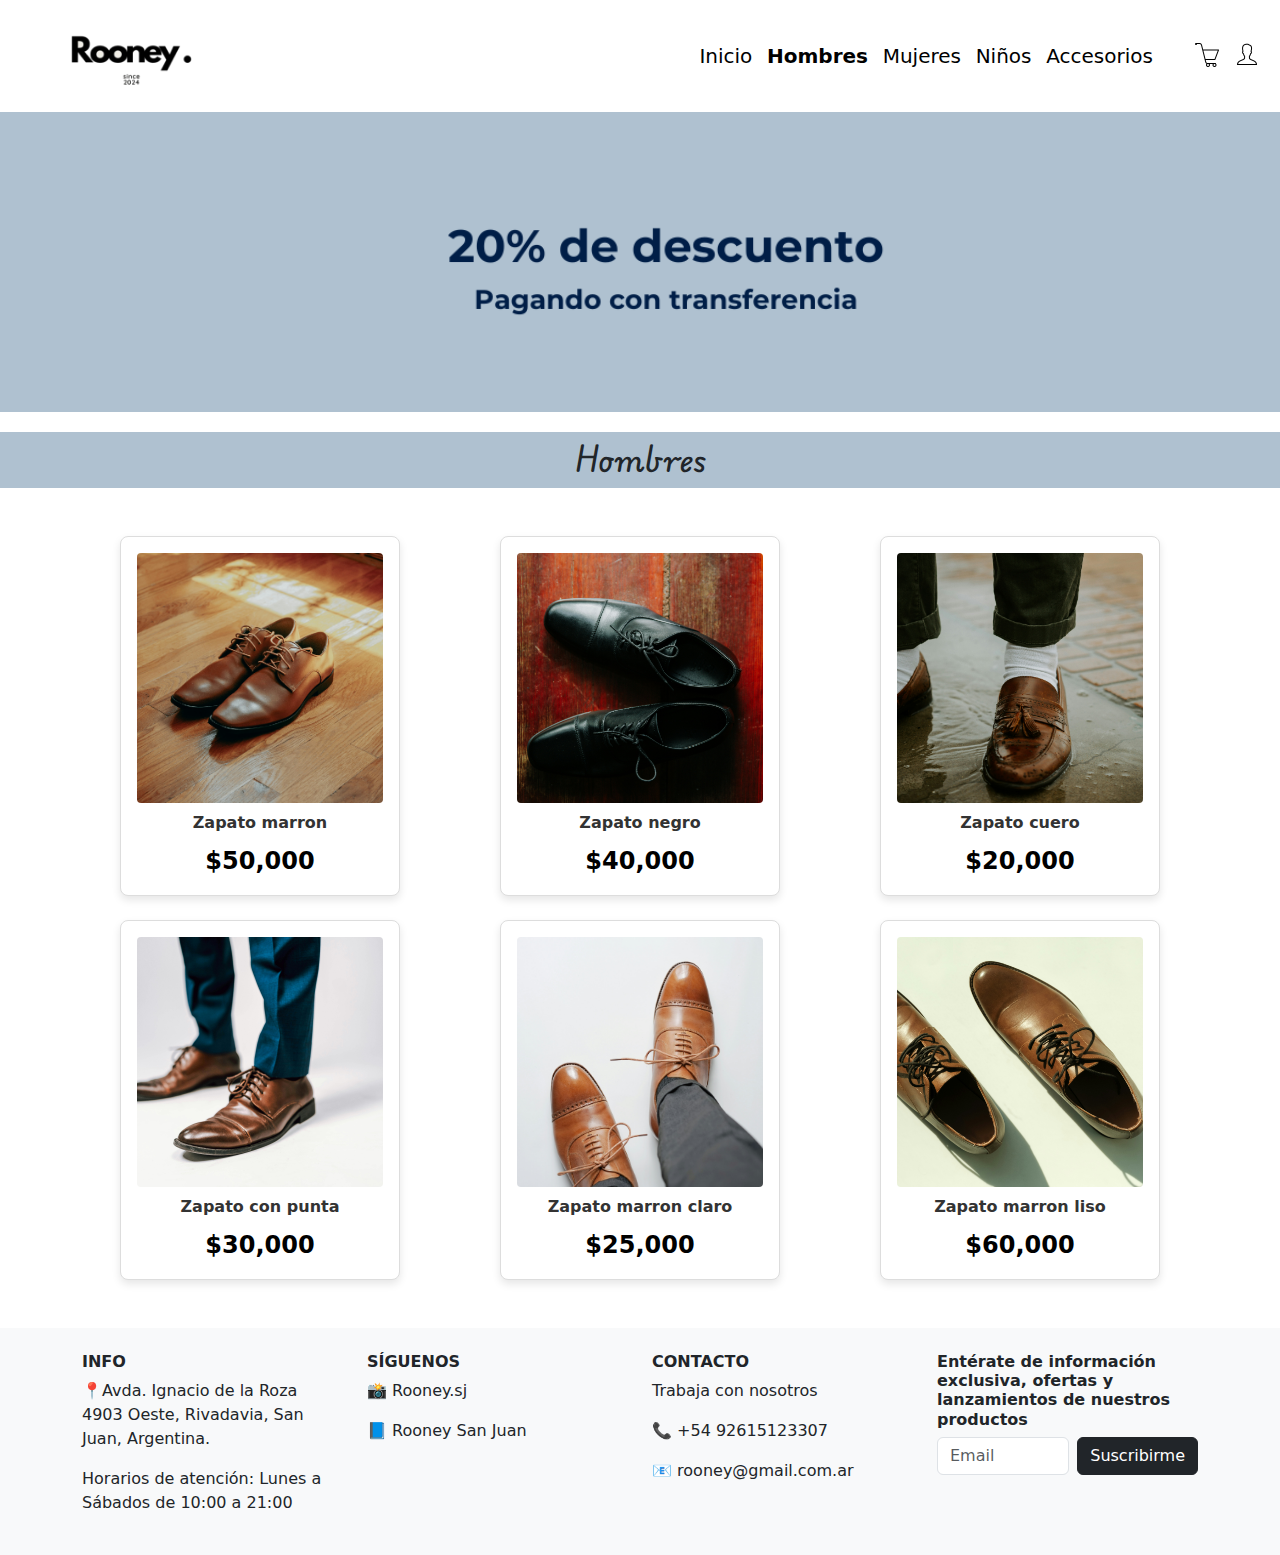
<file: pages/hombres.html>
<!DOCTYPE html>
<html lang="en">
  <head>
    <meta charset="UTF-8" />
    <meta name="viewport" content="width=device-width, initial-scale=1.0" />
    <link rel="stylesheet" href="../styles/index.css" />
    <link
      rel="stylesheet"
      href="https://cdn.jsdelivr.net/npm/bootstrap@5.3.3/dist/css/bootstrap.min.css"
    />
    <link rel="shortcut icon" href="./ASSETS/logo/Rooney-removebg-preview.png" type="image/x-icon">
    <title>Rooney Hombres</title>
  </head>
  <body>
    <header>
      <div class="nav-container">
        <!-- Logo siempre visible -->
        <a href="/" class="logo-link">
            <img src="../ASSETS/logo/Rooney-removebg-preview.png" alt="Rooney Logo" class="logo">
        </a>
    
        <!-- Botón hamburguesa -->
        <div class="hamburger-menu">
            <span></span>
            <span></span>
            <span></span>
        </div>
    
        <!-- Contenido del menú móvil -->
        <div class="mobile-menu">
            <nav class="nav-links">
                <a href="../index.html">Inicio</a>
                <a href="./pages/hombres.html" class="pintado">Hombres</a>
                <a href="../pages/mujeres.html">Mujeres</a>
                <a href="../pages/niños.html">Niños</a>
                <a href="../pages/accesorios.html">Accesorios</a>
            </nav>
    
          
            <div class="nav-icons">
                <a href="#" class="icon-link" data-bs-toggle="modal" data-bs-target="#cartModal">
                    <img src="../ASSETS/logo/icons8-shopping-cart-50.png" alt="Carrito" class="nav-icon">
                </a>
                <a href="#" class="icon-link" data-bs-toggle="modal" data-bs-target="#userModal">
                    <img src="../ASSETS/logo/icons8-user-50.png" alt="Cuenta" class="nav-icon ">
                </a>
            </div>
        </div>
    </div>
    </header>
    <div class="banner">
      <img src="../ASSETS/Ofertas/20dedescuento.png" loading="lazy" alt="Banner-Image">
  </div>
  <h4 class="producto">Hombres</h4>
    <div class="container my-5">
      <div class="row gy-4">
        <div class="col-md-4">
          <div class="product-card">
            <img
              src="../ASSETS/zapatos hombre/zapato H1.jpg" loading="lazy"
              alt="Producto 1"
            />
            <div class="card-body">
              <p class="product-title">Zapato marron</p>
              <p class="product-price">$50,000</p>
            </div>
          </div>
        </div>

        <div class="col-md-4">
          <div class="product-card">
            <img
              src="../ASSETS/zapatos hombre/zapato H2.jpg" loading="lazy"
              alt="Producto 2"
            />
            <div class="card-body">
              <p class="product-title">Zapato negro</p>
              <p class="product-price">$40,000</p>
            </div>
          </div>
        </div>

        <div class="col-md-4">
          <div class="product-card">
            <img
              src="../ASSETS/zapatos hombre/Zapato H3.jpg" loading="lazy"
              alt="Producto 3"
            />
            <div class="card-body">
              <p class="product-title">Zapato cuero</p>
              <p class="product-price">$20,000</p>
            </div>
          </div>
        </div>

        <div class="col-md-4">
          <div class="product-card">
            <img
              src="../ASSETS/zapatos hombre/Zapato H4.jpg" loading="lazy"
              alt="Producto 4"
            />
            <div class="card-body">
              <p class="product-title">Zapato con punta</p>
              <p class="product-price">$30,000</p>
            </div>
          </div>
        </div>

        <div class="col-md-4">
          <div class="product-card">
            <img
              src="../ASSETS/zapatos hombre/Zapato H5.jpg" loading="lazy"
              alt="Producto 5"
            />
            <div class="card-body">
              <p class="product-title">Zapato marron claro</p>
              <p class="product-price">$25,000</p>
            </div>
          </div>
        </div>

        <div class="col-md-4">
          <div class="product-card">
            <img
              src="../ASSETS/zapatos hombre/Zapato H6.jpg" loading="lazy"
              alt="Producto 6"
            />
            <div class="card-body">
              <p class="product-title">Zapato marron liso</p>
              <p class="product-price">$60,000</p>
            </div>
          </div>
        </div>
      </div>
    </div>
      <footer class="footer bg-light py-4">
        <div class="container">
          <div class="row text-dark">
            <div class="col-md-3">
              <h6 class="fw-bold">INFO</h6>
              <p>
                📍Avda. Ignacio de la Roza 4903 Oeste, Rivadavia, San Juan,
                Argentina.
              </p>
              <p>Horarios de atención: Lunes a Sábados de 10:00 a 21:00</p>
            </div>
    
            <div class="col-md-3">
              <h6 class="fw-bold">SÍGUENOS</h6>
              <p>📸 Rooney.sj</p>
              <p>📘 Rooney San Juan</p>
            </div>
    
            <div class="col-md-3">
              <h6 class="fw-bold">CONTACTO</h6>
              <p>Trabaja con nosotros</p>
              <p>📞 +54 92615123307</p>
              <p>📧 rooney@gmail.com.ar</p>
            </div>
    
            <div class="col-md-3">
              <h6 class="fw-bold">
                Entérate de información exclusiva, ofertas y lanzamientos de
                nuestros productos
              </h6>
              <form class="d-flex mt-2">
                <input type="email" class="form-control me-2" placeholder="Email" />
                <button type="submit" class="btn btn-dark">Suscribirme</button>
              </form>
            </div>
          </div>
        </div>
      </footer>
      <div class="modal fade" id="userModal" tabindex="-1" aria-labelledby="userModalLabel" aria-hidden="true">
        <div class="modal-dialog modal-dialog-centered">
          <div class="modal-content">
            <div class="modal-body p-4">
              <button type="button" class="btn-close" data-bs-dismiss="modal" aria-label="Close"></button>
              <h5 class="text-center mb-4">Inicia sesión con tu email y contraseña para acceder a tu cuenta</h5>
              
              <form>
                <div class="mb-3">
                  <input type="email" class="form-control" id="emailInput" placeholder="Email">
                </div>
                <div class="mb-3">
                  <input type="password" class="form-control" id="passwordInput" placeholder="Contraseña">
                </div>
                <div class="mb-3">
                  <a href="#" class="text-decoration-none text-muted small">¿Olvidaste tu contraseña?</a>
                </div>
                <button type="submit" class="btn btn-dark w-100 mb-3">Ingresar</button>
                <button type="button" class="btn btn-secondary w-100">Registrarme</button>
              </form>
            </div>
          </div>
        </div>
      </div>
      
      <div class="modal fade" id="cartModal" tabindex="-1" aria-labelledby="cartModalLabel" aria-hidden="true">
        <div class="modal-dialog modal-dialog-centered">
          <div class="modal-content">
            <div class="modal-body p-4">
              <button type="button" class="btn-close" data-bs-dismiss="modal" aria-label="Close"></button>
              <h5 class="mb-4">Mi compra:</h5>
              
              <div class="text-center py-4">
                <p class="mb-2">Aún no tienes productos en el carrito.</p>
                <p class="text-muted">¡Explora y agrega lo que estás buscando!</p>
              </div>
            </div>
          </div>
        </div>
      </div>
      <script src="../scripts/hamburger.js"></script>
      <script
        src="https://cdn.jsdelivr.net/npm/bootstrap@5.3.3/dist/js/bootstrap.min.js"
        integrity="sha384-0pUGZvbkm6XF6gxjEnlmuGrJXVbNuzT9qBBavbLwCsOGabYfZo0T0to5eqruptLy"
        crossorigin="anonymous"
      ></script>
    </body>
  </html>
</file>
<file: styles/index.css>
@import url("https://fonts.googleapis.com/css2?family=Edu+AU+VIC+WA+NT+Pre:wght@400..700&display=swap");
* {
  margin: 0;
  padding: 0;
  box-sizing: border-box;
  /* Estilos para el scrollbar en navegadores webkit (Chrome, Safari, Edge) */
  ::-webkit-scrollbar {
    width: 15px; /* Ancho de la barra de scroll */
  }

  /* Track (fondo de la barra de scroll) */
  ::-webkit-scrollbar-track {
    background: #f1f1f1; /* Color de fondo gris claro */
  }

  /* Handle (el elemento que se puede arrastrar) */
  ::-webkit-scrollbar-thumb {
    background: #888; /* Color gris */
    border-radius: 6px; /* Bordes redondeados */
  }

  /* Handle on hover */
  ::-webkit-scrollbar-thumb:hover {
    background: #555; /* Color gris más oscuro al pasar el mouse */
  }

  /* Contenedor de ejemplo con scroll */
  .scroll-container {
    height: 600px;
    width: 500px;
    overflow-y: scroll;
    background-color: #f0f0f0;
    padding: 20px;
  }
}

body {
  background-color: #f5f5f5;
  font-family: Arial, sans-serif;
  line-height: 1.6;
}

.banner-content {
  font-weight: bold;
  color: #333;
}

.banner-subtitle {
  font-size: 0.9rem;
  opacity: 0.8;
}

/* Estilos para el carousel personalizado */
.custom-carousel {
  position: relative;
  width: 100%;
  height: auto; /* Cambiado de altura fija a auto */
  margin: 0 auto;
  overflow: hidden;
  background-color: #f5f5f5;
}

.carousel-container {
  display: flex;
  width: 300%;
  height: 100%;
  transition: transform 0.5s ease-in-out;
}

.carousel-slide {
  width: 33.333%;
  height: 100%;
  display: flex;
  justify-content: center;
  align-items: center;
}

.carousel-slide img {
  width: 100%; /* Ocupará todo el ancho disponible */
  height: auto; /* La altura se ajustará proporcionalmente */
  max-height: calc(
    100vh - 200px
  ); /* Altura máxima considerando el espacio para la navegación */
  object-fit: cover; /* Cambiado a cover para llenar el espacio */
  display: block;
}

.carousel-button {
  position: absolute;
  top: 50%;
  transform: translateY(-50%);
  width: 40px;
  height: 40px;
  background-color: rgba(0, 0, 0, 0.5);
  color: white;
  border: none;
  border-radius: 50%;
  cursor: pointer;
  font-size: 18px;
  display: flex;
  justify-content: center;
  align-items: center;
  transition: background-color 0.3s ease;
  z-index: 2; /* Asegura que los botones estén sobre las imágenes */
}

.carousel-button:hover {
  background-color: rgba(0, 0, 0, 0.8);
}

.prev {
  left: 20px;
}

.next {
  right: 20px;
}

.carousel-dots {
  position: absolute;
  bottom: 20px;
  width: 100%;
  display: flex;
  justify-content: center;
  gap: 10px;
  z-index: 2; /* Asegura que los dots estén sobre las imágenes */
}

.dot {
  width: 12px;
  height: 12px;
  background-color: rgba(255, 255, 255, 0.5);
  border-radius: 50%;
  cursor: pointer;
  transition: background-color 0.3s ease;
}

.dot.active {
  background-color: white;
}

@media (max-width: 768px) {
  .carousel-slide img {
    max-height: 50vh; /* Altura máxima en dispositivos móviles */
  }

  .carousel-button {
    width: 30px;
    height: 30px;
    font-size: 14px;
  }
}
.trends {
  padding: 2rem;
}

.trends h2 {
  margin-bottom: 2rem;
  font-size: 1.5rem;
}

.product-grid {
  display: flex;
  flex-direction: column;
  align-items: center;
  gap: 2rem;
  padding: 1rem;
}

.product-card {
  width: 280px; /* Ancho fijo para móviles */
  max-width: 90%; /* Para evitar desbordamiento */
  margin: 0 auto; /* Centrado */
}
.product-card img {
  width: 100%;
  height: 300px;
  object-fit: cover;
}

.quick-view {
  position: absolute;
  top: 10px;
  right: 10px;
  background: white;
  padding: 0.5rem;
  border-radius: 50%;
  cursor: pointer;
}

.product-info {
  padding: 1rem;
}

.product-info h3 {
  font-size: 1rem;
  margin-bottom: 0.5rem;
}

.price {
  font-weight: bold;
  color: #333;
}

footer {
  margin-top: 30px;
  background: #f5f5f5;
  padding: 3rem 2rem;
  display: grid;
  grid-template-columns: repeat(auto-fit, minmax(250px, 1fr));
  gap: 2rem;
}

.footer-section h3 {
  margin-bottom: 1rem;
  font-size: 1.2rem;
}

.footer-section p {
  margin-bottom: 0.5rem;
}

.social-links {
  display: flex;
  gap: 1rem;
}

.social-links a {
  color: #333;
  text-decoration: none;
}

@media (max-width: 768px) {
  .carousel {
    height: 300px;
  }

  .promo-text {
    top: 20px;
    left: 20px;
  }

  .promo-text h2 {
    font-size: 1.8rem;
  }

  .promo-text h1 {
    font-size: 3rem;
  }

  .product-grid {
    grid-template-columns: repeat(auto-fit, minmax(200px, 1fr));
  }
}

@media (max-width: 480px) {
  .search-box input {
    width: 150px;
  }

  .promo-text h2 {
    font-size: 1.5rem;
  }

  .promo-text h1 {
    font-size: 2.5rem;
  }
}
.tendencia {
  margin-top: 20px;
  font-size: 30px;
  text-align: center;
  background-color: #131d4c;
  color: #f5f5f5;
  padding: 10px;
  font-family: "Edu AU VIC WA NT Pre", cursive;
  font-optical-sizing: auto;
  font-style: normal;
}
.producto {
  margin-top: 20px;
  font-size: 30px;
  text-align: center;
  background-color: #afc1d0;
  padding: 10px;
  font-family: "Edu AU VIC WA NT Pre", cursive;
  font-optical-sizing: auto;
  font-style: normal;
}
.productom {
  background-color: #eacaab;
  margin-top: 20px;
  font-size: 30px;
  text-align: center;
  padding: 10px;
  font-family: "Edu AU VIC WA NT Pre", cursive;
  font-optical-sizing: auto;
  font-style: normal;
}
.producton{
    background-color: #F8D210;
    margin-top: 20px;
    font-size: 30px;
    text-align: center;
    padding: 10px;
    font-family: "Edu AU VIC WA NT Pre", cursive;
    font-optical-sizing: auto;
    font-style: normal;
}

.tarjetero {
  width: 100%;
  padding: 25px;
  display: flex;
  flex-wrap: wrap;
  gap: 1rem;
}

.card-container {
  width: 300px;
  background: white;
  border-radius: 8px;
  box-shadow: 0 2px 4px rgba(0, 0, 0, 0.1);
  padding: 16px;
  font-family: Arial, sans-serif;
  border: 1px solid black;
}

.image-wrapper {
  overflow: hidden;
  border-radius: 4px;
  margin-bottom: 12px;
}

.image-container {
  position: relative;
  width: 100%;
  height: 300px;
}

.card-image {
  width: 100%;
  height: 100%;
  object-fit: cover;
  transition: transform 0.3s ease;
}

/* Icono del ojo */
.eye-icon {
  position: absolute;
  top: 16px;
  right: 16px;
  width: 24px;
  height: 24px;
  opacity: 0.7;
  z-index: 1;
}

.card-title {
  font-size: 16px;
  color: #333;
  margin: 0 0 8px 0;
  font-weight: normal;
}



.modal-content {
  border: none;
  border-radius: 8px;
}

.modal-body {
  position: relative;
}

.btn-close {
  position: absolute;
  right: 1rem;
  top: 1rem;
}

.form-control {
  padding: 0.75rem 1rem;
  border-radius: 4px;
}

.form-control:focus {
  box-shadow: none;
  border-color: #333;
}

.btn {
  padding: 0.75rem;
  font-size: 0.9rem;
}

.btn-dark:hover {
  background-color: #444;
}

.btn-secondary {
  background-color: #e9e9e9;
  border: none;
  color: #333;
}

.btn-secondary:hover {
  background-color: #ddd;
  color: #333;
}

.product-grid {
  display: grid;
  grid-template-columns: repeat(auto-fit, minmax(250px, 1fr));
  gap: 1.5rem;
  max-width: 1200px;
  margin: 0 auto;
  padding: 25px;
}

.product-card,
.card-container {
  background: white;
  border-radius: 8px;
  overflow: hidden;
  box-shadow: 0 4px 8px rgba(0, 0, 0, 0.1);
  transition: transform 0.2s ease-in-out;
  padding: 1rem;
  border: 1px solid #ddd;
  text-align: center;
}

.product-card:hover,
.card-container:hover {
  transform: scale(1.03);
}

.product-card img,
.card-image {
  width: 100%;
  height: 250px;
  object-fit: cover;
  border-radius: 4px;
}

.product-title,
.card-title {
  font-weight: bolder;
  font-size: 1rem;
  margin: 0.5rem 0;
  color: #333333;
}

.product-price,
.card-price {
  font-weight:bolder;
  font-size: 1.5rem;
  color: #000000;
  margin: 0;
}
.nav-icon{
  height: 25px;
  width: 25px;
}
@media (max-width: 768px) {
  .product-grid,
  .tarjetero {
    grid-template-columns: repeat(auto-fit, minmax(200px, 1fr));
  }
}
/* Tarjetas centradas */
.tarjetero {
  width: 100%;
  padding: 25px;
  display: flex;
  justify-content: center;
  flex-wrap: wrap;
  gap: 2rem;
}

.card-container {
  width: 300px;
  margin: 0 auto;
}
/*nuevo navbar*/
/* Estilos existentes modificados y nuevos estilos */
/* Estilos existentes modificados y nuevos estilos */
.Carrito{
height: 25px;
}
.nav-container {
  max-width: 1400px;
  margin: 0 auto;
  display: flex;
  justify-content: space-between;
  align-items: center;
  gap: 2rem;
  padding: 1rem;
}

.logo {
  height: 80px;
  width: auto;
}

/* Estilos para los enlaces del navbar */
.mobile-menu a {
  color: #000;
  text-decoration: none;
  font-size: 20px;
  position: relative;
  transition: color 0.3s ease;
  margin: 0.3rem;
}

/* Efecto hover con línea debajo */
.mobile-menu a::after {
  content: "";
  position: absolute;
  width: 0;
  height: 2px;
  bottom: -5px;
  left: 0;
  background-color: #555;
  transition: width 0.3s ease;
}

.mobile-menu a:hover {
  color: #555;
}

.mobile-menu a:hover::after {
  width: 100%;
}

/* Efecto active/click */
.mobile-menu a:active {
  color: #888;
}

/* Estado visitado */
.mobile-menu a.active {
  color: #555;
}

.mobile-menu a.active::after {
  width: 100%;
  background-color: #555;
}

/* Resto de los estilos del navbar */
.hamburger-menu {
  display: none;
  flex-direction: column;
  gap: 6px;
  cursor: pointer;
  padding: 10px;
}

.hamburger-menu span {
  display: block;
  width: 30px;
  height: 3px;
  background-color: #333;
  transition: all 0.3s ease;
}

.mobile-menu {
  display: flex;
  align-items: center;
  justify-content: space-around;
  gap: 2rem;
}
.mobile-menu .logo {
  display: none; /* Oculto por defecto */
}
@media (max-width: 768px) {
  .nav-container {
    padding: 1rem;
  }

  .hamburger-menu {
    display: flex;
    z-index: 1000;
  }

  .mobile-menu {
    position: fixed;
    top: 0;
    left: -100%;
    width: 100%;
    height: 100vh;
    background-color: white;
    flex-direction: column;
    padding: 80px 2rem 2rem;
    transition: left 0.3s ease;
    z-index: 999;
    display: flex;
    align-items: center;
    justify-content: flex-start;
  }
  .mobile-menu .logo {
    display: block; /* Mostrar en móvil */
    height: 80px;
    width: auto;
    margin-bottom: 2rem;
  }

  .mobile-menu.active {
    left: 0;
  }

  .nav-links {
    width: 100%;
    display: flex;
    flex-direction: column;
    align-items: center;
    gap: 2rem;
  }

  .nav-icons {
    margin-top: 2rem;
    display: flex;
    align-items: center;
    gap: 2rem;
  }
  .nav-icon {
    height: 20px; /* Ajusta esto al tamaño que desees */
    width: 20px; /* Mantén el mismo valor que height para proporción cuadrada */
    vertical-align: middle;
  }
  .icon-link {
    display: flex;
    align-items: center;
    text-decoration: none;
    color: #000;
    font-size: 20px; /* Mismo tamaño que los enlaces de texto */
  }

  /* Aseguramos que los íconos estén centrados verticalmente */
  .nav-icons img {
    display: block; /* Elimina espacio extra debajo de las imágenes */
  }
  @media (max-width: 768px) {
    .nav-icons {
      margin-top: 0; /* Elimina el margen superior en móviles */
    }

    .nav-icon {
      height: 60px; /* Ligeramente más pequeño en móviles si lo deseas */
      width: 60px;
    }
  }

  /* Animación del menú hamburguesa cuando está activo */
  .hamburger-menu.active span:nth-child(1) {
    transform: rotate(45deg) translate(8px, 8px);
  }

  .hamburger-menu.active span:nth-child(2) {
    opacity: 0;
  }

  .hamburger-menu.active span:nth-child(3) {
    transform: rotate(-45deg) translate(7px, -7px);
  }
}
/*banner*/
.banner {
  width: 100%;
  height: 300px; /* Altura ajustable */
  display: flex;
  justify-content: center;
  align-items: center;
  overflow: hidden;
}
.banner img {
  width: 100%;
  height: 100%;
  object-fit: cover; /* Asegura que la imagen cubra todo el banner */
  object-position: center; /* Centra la imagen */
}
/*arreglos del navbar*/
.nav-icons a:hover::after {
  width: 0; /* Evita que aparezca la línea bajo los iconos */
}

.nav-icons a {
  color: #000;
  text-decoration: none;
}
.mobile-menu a:not(.icon-link) {
  color: #000;
  text-decoration: none;
  font-size: 20px;
  position: relative;
  transition: color 0.3s ease;
  margin: 0.3rem;
}

.mobile-menu a:not(.icon-link)::after {
  content: "";
  position: absolute;
  width: 0;
  height: 2px;
  bottom: -5px;
  left: 0;
  background-color: #555;
  transition: width 0.3s ease;
}

.mobile-menu a:not(.icon-link):hover::after {
  width: 100%;
}

/* Nuevo efecto active para los enlaces del menú */
.mobile-menu a:not(.icon-link):active {
  color: #131d4c; /* Color que hace juego con tu tema */
  transform: scale(0.98); /* Pequeño efecto de presión */
  transition: transform 0.2s ease;
}

/* Estado activo permanente para la página actual */
.mobile-menu a:not(.icon-link).active {
  color: #131d4c;
}

.mobile-menu a:not(.icon-link).active::after {
  width: 100%;
  background-color: #131d4c;
}


@media (max-width: 768px) {
  .mobile-menu a:not(.icon-link):active {
    background-color: #f5f5f5; /* Fondo sutil en móviles */
    border-radius: 4px;
    padding: 0.5rem 1rem;
  }
}
.mobile-menu a:not(.icon-link).active {
  color:rgb(0, 0, 0)!important;; /* Deep blue color that matches your theme */
  font-weight: bold; /* Makes the active link stand out */
}
.mobile-menu a:not(.icon-link).active::after {
  content: "";
  position: absolute;
  width: 100%;
  height: 2px;
  bottom: -5px;
  left: 0;
  background-color: #131d4c; /* Underline for the active link */
}
.pintado{
  font-weight: bolder;
  color: rgb(0, 0, 0)!important;
}
</file>
